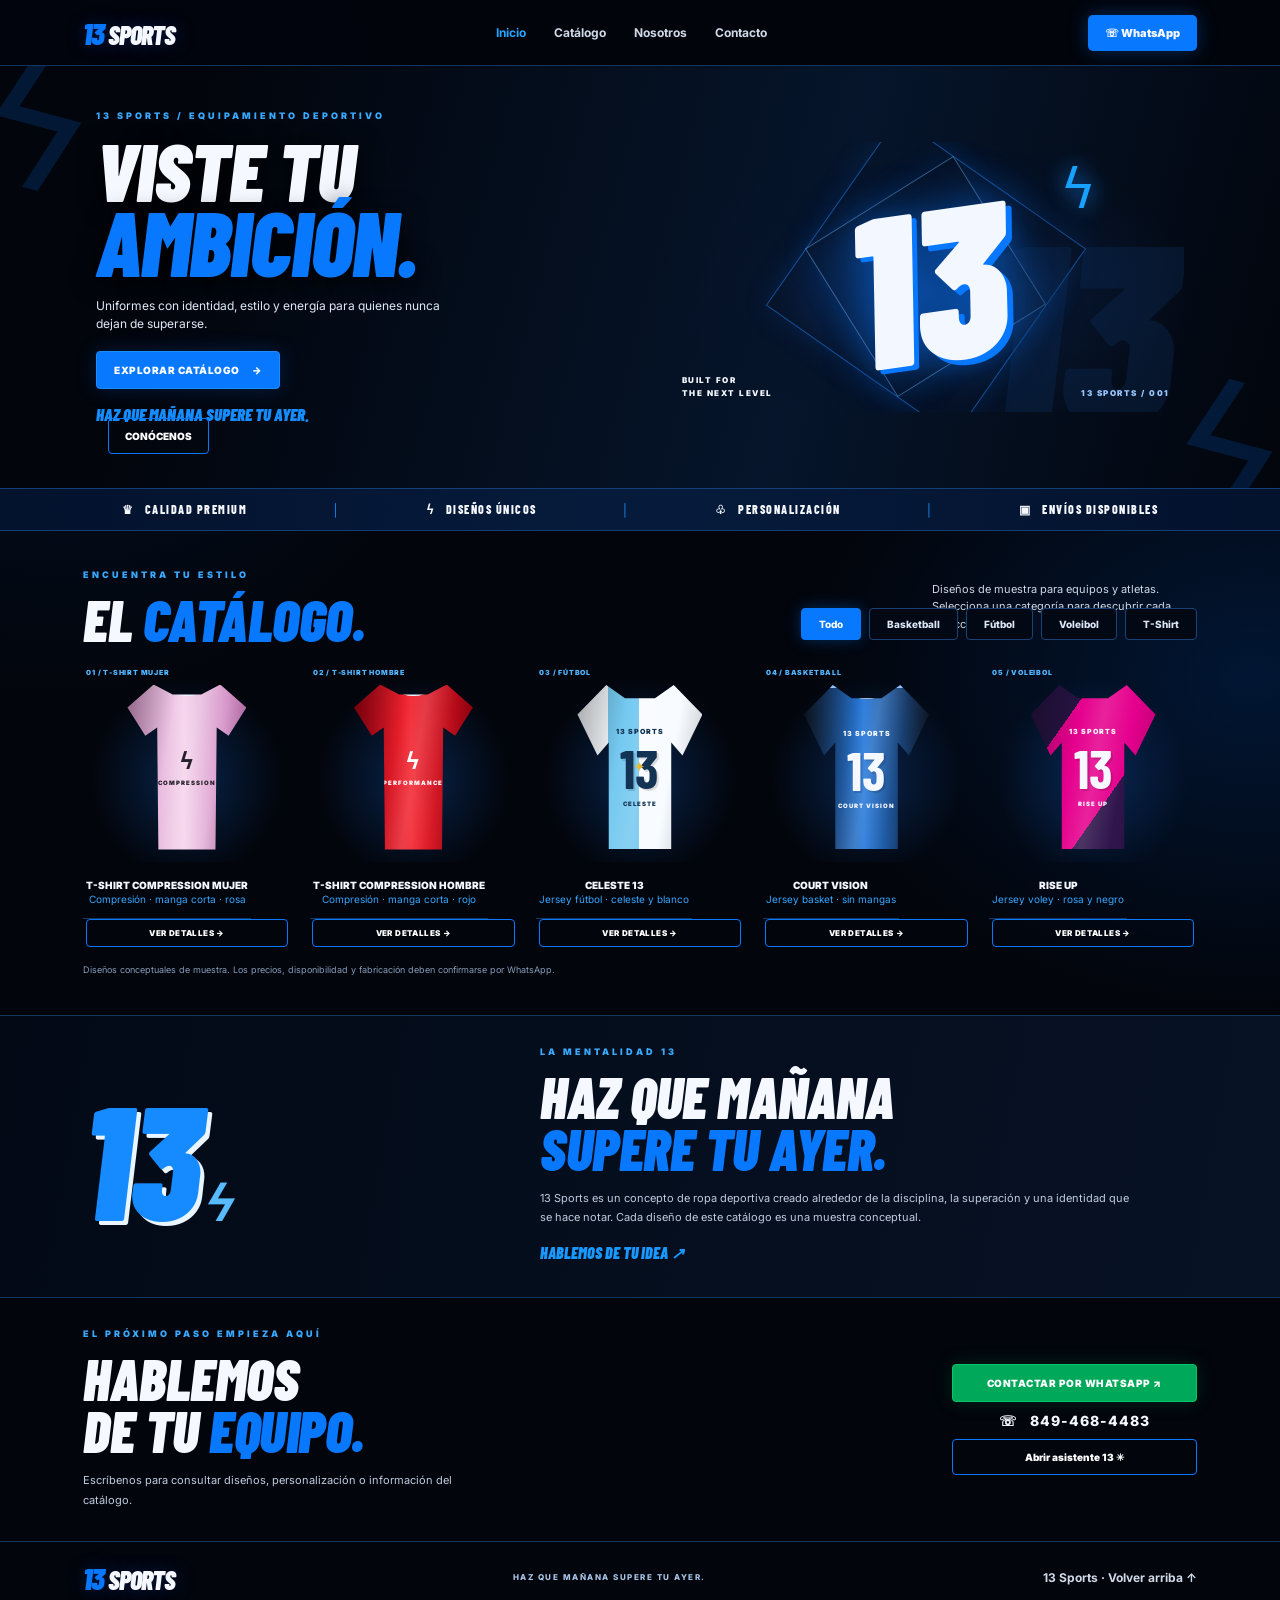
<file: index.html>
<!DOCTYPE html>
<html lang="es">
<head>
<meta charset="UTF-8">
<meta name="viewport" content="width=device-width, initial-scale=1.0">
<meta name="description" content="13 Sports: diseños deportivos con identidad para basketball, fútbol, voleibol y T-shirts.">
<title>13 Sports | Haz que mañana supere tu ayer</title>
<link rel="preconnect" href="https://fonts.googleapis.com">
<link href="https://fonts.googleapis.com/css2?family=Barlow+Condensed:wght@500;600;700;800;900&family=Inter:wght@400;500;600;700;800&display=swap" rel="stylesheet">
<link rel="stylesheet" href="style.css">
<script src="script.js" defer></script>
</head>
<body>
<header class="navbar">
  <a class="logo" href="#inicio"><span>13</span> SPORTS</a>
  <nav><a class="current" href="#inicio">Inicio</a><a href="#catalogo">Catálogo</a><a href="#nosotros">Nosotros</a><a href="#contacto">Contacto</a></nav>
  <a class="nav-button" href="https://wa.me/18494684483" target="_blank" rel="noopener">☏ WhatsApp</a>
</header>
<main>
<section class="hero" id="inicio">
  <div class="hero-content">
    <p class="eyebrow">13 SPORTS / EQUIPAMIENTO DEPORTIVO</p>
    <h1>VISTE TU<br><span>AMBICIÓN.</span></h1>
    <p class="hero-description">Uniformes con identidad, estilo y energía para quienes nunca dejan de superarse.</p>
    <a class="primary-button" href="#catalogo">EXPLORAR CATÁLOGO <span>→</span></a>
    <p class="hero-slogan">Haz que mañana supere tu ayer.</p><a class="secondary-button hero-about" href="#nosotros">CONÓCENOS</a>
  </div>
  <div class="hero-art" aria-label="Diseño gráfico de 13 Sports">
    <div class="orbit orbit-one"></div><div class="orbit orbit-two"></div>
    <span class="hero-lightning">ϟ</span><div class="big-number">13</div>
    <div class="art-label">BUILT FOR<br>THE NEXT LEVEL</div><div class="art-tag">13 SPORTS / 001</div>
  </div>
</section>
<div class="ticker"><span>♛ &nbsp; CALIDAD PREMIUM</span><b>│</b><span>ϟ &nbsp; DISEÑOS ÚNICOS</span><b>│</b><span>♧ &nbsp; PERSONALIZACIÓN</span><b>│</b><span>▣ &nbsp; ENVÍOS DISPONIBLES</span></div>
<section class="catalog section" id="catalogo">
  <div class="section-heading"><div><p class="eyebrow">ENCUENTRA TU ESTILO</p><h2>EL <span>CATÁLOGO.</span></h2></div><p class="section-description">Diseños de muestra para equipos y atletas. Selecciona una categoría para descubrir cada colección.</p></div>
  <div class="filters" aria-label="Filtrar productos">
    <button class="filter active" data-filter="todos">Todo</button>
    <button class="filter" data-filter="basket">Basketball</button>
    <button class="filter" data-filter="futbol">Fútbol</button>
    <button class="filter" data-filter="voleibol">Voleibol</button>
    <button class="filter" data-filter="tshirt">T-Shirt</button>
  </div>
  <div class="product-grid">
    <article class="product-card" data-category="tshirt">
      <button class="product-open" data-name="T-Shirt Compression Mujer" data-desc="Camiseta de compresión femenina de manga corta en rosa pastel, con paneles laterales texturizados y logo minimalista." aria-label="Ver detalles de T-Shirt Compression Mujer">
        <div class="product-art art-pink"><span class="product-tag">01 / T-SHIRT MUJER</span><div class="shirt compression female"><span class="shirt-collar"></span><span class="shirt-brand">ϟ</span><strong></strong><span class="shirt-name">COMPRESSION</span></div><span class="art-index">WOMEN / 01</span></div>
        <div class="product-info"><div><h3>T-Shirt Compression Mujer</h3><p>Compresión · manga corta · rosa</p></div><span class="product-arrow">↗</span></div>
      </button>
    </article>
    <article class="product-card" data-category="tshirt">
      <button class="product-open" data-name="T-Shirt Compression Hombre" data-desc="Camiseta masculina de compresión roja, con costuras deportivas negras y logo minimalista al frente." aria-label="Ver detalles de T-Shirt Compression Hombre">
        <div class="product-art art-red"><span class="product-tag">02 / T-SHIRT HOMBRE</span><div class="shirt compression male"><span class="shirt-collar"></span><span class="shirt-brand">ϟ</span><strong></strong><span class="shirt-name">PERFORMANCE</span></div><span class="art-index">MEN / 02</span></div>
        <div class="product-info"><div><h3>T-Shirt Compression Hombre</h3><p>Compresión · manga corta · rojo</p></div><span class="product-arrow">↗</span></div>
      </button>
    </article>
    <article class="product-card" data-category="futbol">
      <button class="product-open" data-name="Celeste 13" data-desc="Jersey de fútbol de manga corta con franjas celestes y blancas, inspirado en la estética clásica albiceleste y adaptado a 13 Sports." aria-label="Ver detalles de Celeste 13">
        <div class="product-art art-celeste"><span class="product-tag">03 / FÚTBOL</span><div class="shirt argentina"><span class="shirt-collar"></span><span class="shirt-brand">13 SPORTS</span><strong>13</strong><span class="shirt-name">CELESTE</span></div><span class="art-index">FIELD / 03</span></div>
        <div class="product-info"><div><h3>Celeste 13</h3><p>Jersey fútbol · celeste y blanco</p></div><span class="product-arrow">↗</span></div>
      </button>
    </article>
    <article class="product-card" data-category="basket">
      <button class="product-open" data-name="Court Vision" data-desc="Jersey de baloncesto sin mangas, con degradado negro y azul y número frontal." aria-label="Ver detalles de Court Vision">
        <div class="product-art art-blue"><span class="product-tag">04 / BASKETBALL</span><div class="shirt jersey"><span class="shirt-collar"></span><span class="shirt-brand">13 SPORTS</span><strong>13</strong><span class="shirt-name">COURT VISION</span></div><span class="art-index">COURT / 04</span></div>
        <div class="product-info"><div><h3>Court Vision</h3><p>Jersey basket · sin mangas</p></div><span class="product-arrow">↗</span></div>
      </button>
    </article>
    <article class="product-card" data-category="voleibol">
      <button class="product-open" data-name="Rise Up" data-desc="Jersey de voleibol sin mangas, rosa intenso con paneles laterales claros y cuello en V." aria-label="Ver detalles de Rise Up">
        <div class="product-art art-purple"><span class="product-tag">05 / VOLEIBOL</span><div class="shirt volley"><span class="shirt-collar"></span><span class="shirt-brand">13 SPORTS</span><strong>13</strong><span class="shirt-name">RISE UP</span></div><span class="art-index">SPIKE / 05</span></div>
        <div class="product-info"><div><h3>Rise Up</h3><p>Jersey voley · rosa y negro</p></div><span class="product-arrow">↗</span></div>
      </button>
    </article>
  </div>
  <p class="demo-note">Diseños conceptuales de muestra. Los precios, disponibilidad y fabricación deben confirmarse por WhatsApp.</p>
</section>
<section class="about section" id="nosotros"><div class="about-mark">13<span>ϟ</span></div><div><p class="eyebrow">LA MENTALIDAD 13</p><h2>HAZ QUE MAÑANA<br><span>SUPERE TU AYER.</span></h2><p>13 Sports es un concepto de ropa deportiva creado alrededor de la disciplina, la superación y una identidad que se hace notar. Cada diseño de este catálogo es una muestra conceptual.</p><p class="slogan-large">HABLEMOS DE TU IDEA ↗</p></div></section>
<section class="contact section" id="contacto"><div><p class="eyebrow">EL PRÓXIMO PASO EMPIEZA AQUÍ</p><h2>HABLEMOS<br>DE TU <span>EQUIPO.</span></h2><p>Escríbenos para consultar diseños, personalización o información del catálogo.</p></div><div class="contact-actions"><a class="primary-button" href="https://wa.me/18494684483?text=Hola%2C%2013%20Sports.%20Quiero%20informaci%C3%B3n%20sobre%20el%20cat%C3%A1logo." target="_blank" rel="noopener">CONTACTAR POR WHATSAPP ↗</a><p class="whatsapp-number">☏ &nbsp; 849-468-4483</p><button class="secondary-button" id="open-assistant">Abrir asistente 13 ✳</button></div></section>
</main>
<footer><a class="logo" href="#inicio"><span>13</span> SPORTS</a><p>HAZ QUE MAÑANA SUPERE TU AYER.</p><a href="#catalogo">13 Sports · Volver arriba ↑</a></footer>
<div class="assistant-panel" id="assistant-panel" hidden>
  <div class="assistant-head"><div><span class="assistant-dot"></span><strong>Asistente 13 Sports</strong><small>Ayuda rápida del catálogo</small></div><button id="close-assistant" aria-label="Cerrar asistente">×</button></div>
  <div class="chat-messages" id="chat-messages"><p class="bot-message">¡Qué lo qué! Soy el asistente de 13 Sports. ¿Quieres conocer las prendas, las categorías o contactarnos por WhatsApp?</p></div>
  <form id="chat-form" class="chat-form"><input id="chat-input" type="text" placeholder="Escribe tu pregunta..." autocomplete="off" required><button type="submit" aria-label="Enviar">➤</button></form>
  <p class="assistant-note">Asistente automático de demostración; no es una IA conectada a internet.</p>
</div>
<dialog id="product-dialog" class="product-dialog"><button class="dialog-close" id="dialog-close" aria-label="Cerrar">×</button><p class="eyebrow">DETALLES DEL DISEÑO</p><h2 id="dialog-title">Producto</h2><p id="dialog-description"></p><a class="primary-button" id="dialog-whatsapp" target="_blank" rel="noopener">CONSULTAR POR WHATSAPP ↗</a></dialog>
</body>
</html>
</file>
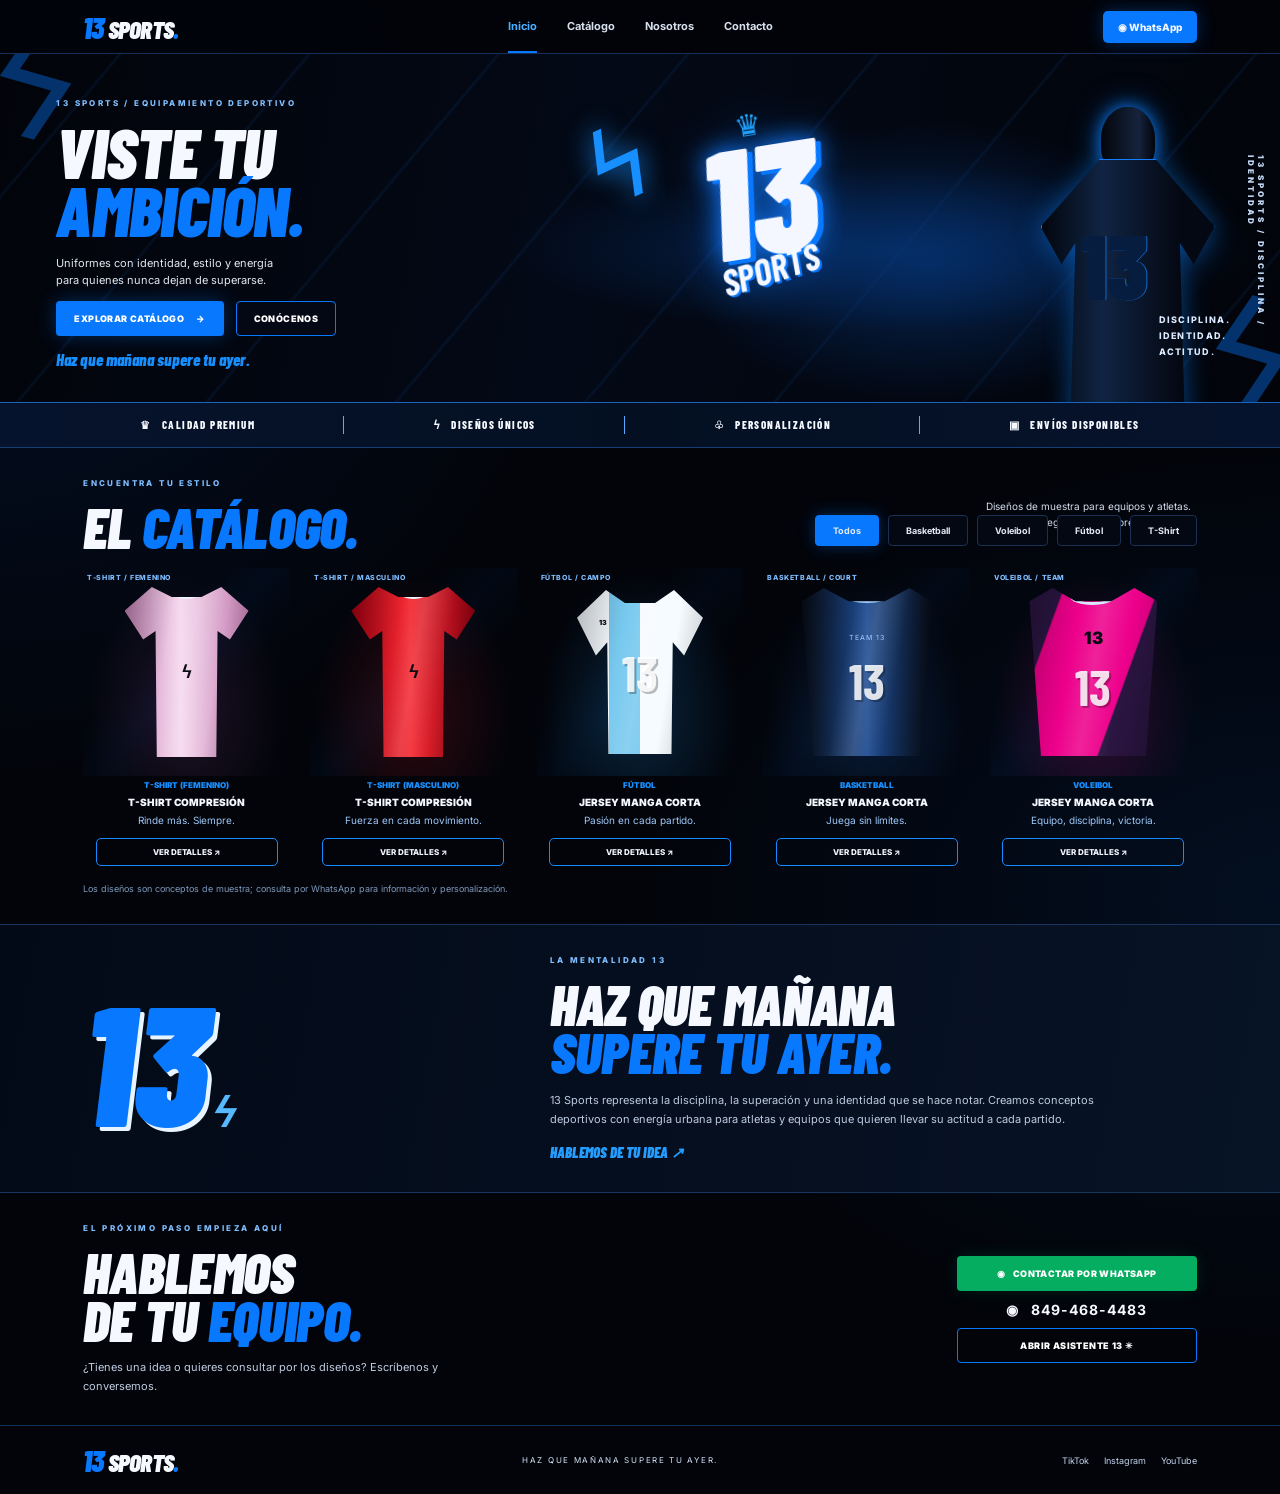
<file: nueva-version/index.html>
<!doctype html>
<html lang="es">
<head>
<meta charset="utf-8"><meta name="viewport" content="width=device-width,initial-scale=1">
<meta name="theme-color" content="#03050a"><meta name="description" content="13 Sports: ropa y uniformes deportivos con identidad, energía y actitud.">
<title>13 SPORTS — Viste tu ambición</title><link rel="stylesheet" href="style.css">
</head>
<body>
<header class="topbar"><a class="brand" href="#inicio"><span>13</span> SPORTS<span class="period">.</span></a><button class="menu-toggle" id="menuToggle" aria-label="Abrir menú">☰</button><nav id="nav"><a class="active" href="#inicio">Inicio</a><a href="#catalogo">Catálogo</a><a href="#nosotros">Nosotros</a><a href="#contacto">Contacto</a></nav><a class="wa-top" href="https://wa.me/18494684483" target="_blank" rel="noreferrer">◉ WhatsApp</a></header>
<main>
<section class="hero" id="inicio"><div class="hero-bg"></div><div class="hero-copy"><p class="kicker">13 SPORTS / EQUIPAMIENTO DEPORTIVO</p><h1>VISTE TU<br><em>AMBICIÓN.</em></h1><p class="intro">Uniformes con identidad, estilo y energía<br class="desktop"> para quienes nunca dejan de superarse.</p><div class="hero-actions"><a class="btn primary" href="#catalogo">EXPLORAR CATÁLOGO <span>→</span></a><a class="btn outline" href="#nosotros">CONÓCENOS</a></div><p class="slogan">Haz que mañana supere tu ayer.</p></div><div class="hero-visual" aria-label="Identidad visual 13 Sports"><div class="electric e1">ϟ</div><div class="hero-logo"><small>♛</small><strong>13</strong><b>SPORTS</b></div><div class="athlete"><div class="athlete-head"></div><div class="athlete-body"><span>13</span></div></div><p class="vertical">13 SPORTS / DISCIPLINA / IDENTIDAD</p><p class="attitude">DISCIPLINA.<br>IDENTIDAD.<br>ACTITUD.</p></div></section>
<div class="benefits"><span>♛ &nbsp; CALIDAD PREMIUM</span><i></i><span>ϟ &nbsp; DISEÑOS ÚNICOS</span><i></i><span>♧ &nbsp; PERSONALIZACIÓN</span><i></i><span>▣ &nbsp; ENVÍOS DISPONIBLES</span></div>
<section class="catalog section" id="catalogo"><div class="section-head"><div><p class="kicker">ENCUENTRA TU ESTILO</p><h2>EL <em>CATÁLOGO.</em></h2></div><p class="section-desc">Diseños de muestra para equipos y atletas.<br>Elige una categoría y descubre la colección.</p></div><div class="filters" role="group" aria-label="Filtrar productos"><button class="filter active" data-filter="all">Todos</button><button class="filter" data-filter="basket">Basketball</button><button class="filter" data-filter="volley">Voleibol</button><button class="filter" data-filter="football">Fútbol</button><button class="filter" data-filter="tshirt">T-Shirt</button></div>
<div class="products">
<article class="product" data-category="tshirt"><button class="product-click" data-name="T-Shirt Compresión Mujer" data-description="Camiseta de compresión femenina rosada de manga corta. Diseño deportivo con paneles laterales y logo minimalista."><div class="product-image pink"><span class="product-label">T-SHIRT / FEMENINO</span><div class="garment compression female"><span class="neck"></span><span class="mini-logo">ϟ</span></div></div><p class="category">T-SHIRT (FEMENINO)</p><h3>T-SHIRT COMPRESIÓN</h3><p class="tagline">Rinde más. Siempre.</p><span class="details">VER DETALLES ↗</span></button></article>
<article class="product" data-category="tshirt"><button class="product-click" data-name="T-Shirt Compresión Hombre" data-description="Camiseta de compresión masculina roja, manga corta, costuras negras y logo minimalista."><div class="product-image red"><span class="product-label">T-SHIRT / MASCULINO</span><div class="garment compression male"><span class="neck"></span><span class="mini-logo">ϟ</span></div></div><p class="category">T-SHIRT (MASCULINO)</p><h3>T-SHIRT COMPRESIÓN</h3><p class="tagline">Fuerza en cada movimiento.</p><span class="details">VER DETALLES ↗</span></button></article>
<article class="product" data-category="football"><button class="product-click" data-name="Jersey Fútbol Celeste" data-description="Jersey de fútbol de manga corta con franjas celestes y blancas, inspirado en la estética clásica albiceleste y reinterpretado para 13 Sports."><div class="product-image sky"><span class="product-label">FÚTBOL / CAMPO</span><div class="garment football"><span class="neck"></span><span class="mini-logo">13</span><b>13</b></div></div><p class="category">FÚTBOL</p><h3>JERSEY MANGA CORTA</h3><p class="tagline">Pasión en cada partido.</p><span class="details">VER DETALLES ↗</span></button></article>
<article class="product" data-category="basket"><button class="product-click" data-name="Jersey Basketball Court" data-description="Jersey de baloncesto sin mangas con degradado negro y azul, número frontal y estilo de cancha."><div class="product-image court"><span class="product-label">BASKETBALL / COURT</span><div class="garment basket"><span class="neck"></span><small>TEAM 13</small><b>13</b></div></div><p class="category">BASKETBALL</p><h3>JERSEY MANGA CORTA</h3><p class="tagline">Juega sin límites.</p><span class="details">VER DETALLES ↗</span></button></article>
<article class="product" data-category="volley"><button class="product-click" data-name="Jersey Voleibol Rise" data-description="Jersey de voleibol rosa intenso con paneles laterales claros y cuello en V."><div class="product-image magenta"><span class="product-label">VOLEIBOL / TEAM</span><div class="garment volley"><span class="neck"></span><span class="mini-logo">13</span><b>13</b></div></div><p class="category">VOLEIBOL</p><h3>JERSEY MANGA CORTA</h3><p class="tagline">Equipo, disciplina, victoria.</p><span class="details">VER DETALLES ↗</span></button></article>
</div><p class="catalog-note">Los diseños son conceptos de muestra; consulta por WhatsApp para información y personalización.</p></section>
<section class="about section" id="nosotros"><div class="about-number">13<span>ϟ</span></div><div class="about-copy"><p class="kicker">LA MENTALIDAD 13</p><h2>HAZ QUE MAÑANA<br><em>SUPERE TU AYER.</em></h2><p>13 Sports representa la disciplina, la superación y una identidad que se hace notar. Creamos conceptos deportivos con energía urbana para atletas y equipos que quieren llevar su actitud a cada partido.</p><a class="text-link" href="#contacto">HABLEMOS DE TU IDEA ↗</a></div></section>
<section class="contact section" id="contacto"><div><p class="kicker">EL PRÓXIMO PASO EMPIEZA AQUÍ</p><h2>HABLEMOS<br>DE TU <em>EQUIPO.</em></h2><p>¿Tienes una idea o quieres consultar por los diseños? Escríbenos y conversemos.</p></div><div class="contact-actions"><a class="btn whatsapp" href="https://wa.me/18494684483?text=Hola%2C%20quiero%20informaci%C3%B3n%20sobre%2013%20Sports" target="_blank" rel="noreferrer">◉ &nbsp; CONTACTAR POR WHATSAPP</a><strong>◉ &nbsp; 849-468-4483</strong><button class="btn outline" id="assistantOpen">ABRIR ASISTENTE 13 ✳</button></div></section>
</main><footer><a class="brand" href="#inicio"><span>13</span> SPORTS<span class="period">.</span></a><p>HAZ QUE MAÑANA SUPERE TU AYER.</p><div class="socials"><a href="https://www.tiktok.com/" target="_blank" rel="noreferrer">TikTok</a><a href="https://www.instagram.com/" target="_blank" rel="noreferrer">Instagram</a><a href="https://www.youtube.com/" target="_blank" rel="noreferrer">YouTube</a></div></footer>
<aside class="assistant" id="assistant" hidden><div class="assistant-head"><div><b>ϟ &nbsp; ASISTENTE 13</b><small>Pregúntame sobre el catálogo</small></div><button id="assistantClose" aria-label="Cerrar asistente">×</button></div><div class="chat" id="chat"><p class="bot">¡Qué lo qué! Soy el asistente de 13 Sports. ¿Quieres conocer las prendas, consultar personalización o contactar por WhatsApp?</p></div><div class="quick"><button data-message="Ver productos">Ver productos</button><button data-message="Personalización">Personalización</button><button data-message="Contacto">Contacto</button></div><form id="chatForm"><input id="chatInput" placeholder="Escribe tu pregunta..." autocomplete="off" aria-label="Escribe tu pregunta"><button aria-label="Enviar">➤</button></form><small class="disclaimer">Asistente automático de demostración.</small></aside>
<dialog id="productDialog"><button class="dialog-x" id="dialogClose" aria-label="Cerrar">×</button><p class="kicker">13 SPORTS / PRODUCTO</p><h2 id="dialogTitle"></h2><p id="dialogText"></p><a id="dialogWhatsapp" class="btn primary" target="_blank" rel="noreferrer">CONSULTAR POR WHATSAPP ↗</a></dialog>
<script src="script.js"></script></body></html>
</file>
<file: style.css>
@import url('https://fonts.googleapis.com/css2?family=Barlow+Condensed:ital,wght@0,600;0,700;0,800;0,900;1,700;1,800;1,900&family=Inter:wght@400;500;600;700;800;900&display=swap');
:root{--bg:#02050c;--panel:#07101f;--text:#f5f8ff;--muted:#a5b5cc;--blue:#0878ff;--electric:#1595ff;--line:#17345c;--lime:#d7ff3f}
*{box-sizing:border-box;margin:0;padding:0}html{scroll-behavior:smooth;scroll-padding-top:80px}body{background:var(--bg);color:var(--text);font-family:Inter,Arial,sans-serif;background-image:radial-gradient(ellipse at 5% 12%,#06326b55,transparent 25%),radial-gradient(ellipse at 98% 42%,#003b8850,transparent 25%)}a{color:inherit;text-decoration:none}button,input{font:inherit}
.navbar{height:66px;padding:12px 6.5%;display:flex;justify-content:space-between;align-items:center;gap:22px;border-bottom:1px solid #15345d;background:#02050cf2;position:sticky;top:0;z-index:10;backdrop-filter:blur(14px)}.logo{font-family:'Barlow Condensed',Impact,sans-serif;font-style:italic;font-weight:900;font-size:26px;letter-spacing:-1px;white-space:nowrap;text-shadow:0 0 20px #0878ff40}.logo span{color:var(--blue);font-size:31px}nav{display:flex;align-items:center;gap:28px;height:100%}nav a,footer>a:last-child{font-size:12px;color:#d0d9e8;font-weight:700}nav a.current,nav a:hover,footer a:hover{color:#26a4ff}.nav-button{padding:11px 17px;background:var(--blue);box-shadow:0 0 20px #0878ff55;border-radius:5px;font-size:11px;font-weight:900}
.hero{min-height:345px;padding:44px 7.5%;display:grid;grid-template-columns:1fr .95fr;align-items:center;gap:28px;overflow:hidden;position:relative;background:linear-gradient(105deg,#02050c 15%,#06152b 63%,#02050c)}.hero:before,.hero:after{content:'ϟ';position:absolute;color:#0878ff2b;font-size:180px;line-height:1;transform:rotate(15deg);pointer-events:none}.hero:before{top:-32px;left:-22px}.hero:after{right:-8px;bottom:-55px}.hero-content{position:relative;z-index:2}.eyebrow{color:#39a9ff;font-size:9px;font-weight:900;letter-spacing:3px;margin-bottom:14px}.hero h1{font-family:'Barlow Condensed',Impact,sans-serif;font-style:italic;font-size:clamp(54px,6.4vw,88px);font-weight:900;line-height:.84;letter-spacing:-1px;text-transform:uppercase;text-shadow:0 4px 25px #000}.hero h1 span{color:var(--blue);font-size:1.1em}.hero-description{color:#e0e9f7;line-height:1.55;font-size:12px;max-width:360px;margin:17px 0}.primary-button{display:inline-flex;align-items:center;justify-content:center;gap:12px;background:var(--blue);color:white;padding:12px 17px;font-size:10px;font-weight:900;letter-spacing:.5px;border:1px solid #1b8dff;border-radius:4px;cursor:pointer;box-shadow:0 0 20px #006eff35;transition:.2s}.primary-button:hover{background:#3193ff;transform:translateY(-2px)}.hero-slogan{margin-top:15px;color:#168dff;font-family:'Barlow Condensed',Impact,sans-serif;font-weight:900;font-style:italic;font-size:17px;text-transform:uppercase}.hero-about{margin-top:12px;margin-left:12px}.hero-art{min-height:270px;position:relative;display:grid;place-items:center;overflow:hidden;background:radial-gradient(ellipse at 50% 55%,#0b397b,#061329 42%,transparent 72%)}.hero-art:after{content:'13';position:absolute;right:2%;bottom:-16%;font-family:'Barlow Condensed',Impact,sans-serif;font-size:clamp(150px,21vw,260px);font-weight:900;font-style:italic;color:#0d2e5c55;line-height:1}.orbit{position:absolute;width:230px;height:230px;border:1px solid #1e8bff80;transform:rotate(35deg);box-shadow:0 0 30px #0878ff25}.orbit-two{width:175px;height:175px;transform:rotate(58deg);border-color:#7ac2ff70}.big-number{font-family:'Barlow Condensed',Impact,sans-serif;font-style:italic;font-size:clamp(130px,19vw,215px);font-weight:900;line-height:.8;color:#f3f7ff;text-shadow:5px 5px 0 #0878ff,0 0 45px #0878ff90;z-index:1;transform:rotate(-8deg)}.hero-lightning{position:absolute;right:17%;top:5%;font-size:55px;color:#18a1ff;z-index:2;text-shadow:0 0 22px #168cff}.art-label,.art-tag{position:absolute;bottom:12px;font-size:8px;line-height:1.6;font-weight:900;letter-spacing:1.5px;z-index:2}.art-label{left:14px}.art-tag{right:14px;color:#9bc9ff}
.ticker{display:flex;flex-wrap:wrap;align-items:center;justify-content:space-evenly;gap:14px;padding:13px 4%;background:linear-gradient(90deg,#03122d,#061b3c,#03122d);border-block:1px solid #123f77;font-family:'Barlow Condensed',Impact,sans-serif;font-size:12px;font-weight:800;letter-spacing:1.5px}.ticker b{color:#158fff}.section{padding:38px 6.5%}.section-heading{display:flex;justify-content:space-between;align-items:center;gap:25px}.section-heading h2,.about h2,.contact h2{font-family:'Barlow Condensed',Impact,sans-serif;font-style:italic;font-weight:900;line-height:.9;letter-spacing:-.5px;font-size:clamp(39px,4.5vw,59px);text-transform:uppercase}.section-heading h2 span,.about h2 span,.contact h2 span{color:var(--blue)}.section-description{max-width:265px;color:#d0d8e7;font-size:11px;line-height:1.6}.filters{display:flex;flex-wrap:wrap;justify-content:flex-end;gap:8px;margin:-38px 0 25px}.filter{padding:9px 17px;border:1px solid #174477;border-radius:4px;background:#030914;color:#dce7f8;font-size:10px;font-weight:800;cursor:pointer}.filter:hover,.filter.active{color:white;background:var(--blue);border-color:var(--blue);box-shadow:0 0 16px #0878ff55}.product-grid{display:grid;grid-template-columns:repeat(5,minmax(0,1fr));gap:19px}.product-card{min-width:0;position:relative}.product-open{display:flex;flex-direction:column;width:100%;height:100%;text-align:center;background:transparent;color:inherit;border:0;cursor:pointer}.product-art{min-height:205px;height:205px;width:100%;display:flex;justify-content:center;align-items:center;position:relative;overflow:hidden;isolation:isolate;background:transparent}.product-art:before{content:'';position:absolute;inset:12px 8px 8px;border:0;background:radial-gradient(ellipse at 50% 55%,#0c3670a0,transparent 70%);z-index:-1}.art-blue{background:transparent}.art-celeste{background:transparent}.art-purple{background:transparent}.art-lime{background:transparent}.art-black{background:transparent}.art-pink,.art-red{background:transparent}.product-tag{position:absolute;top:3px;left:3px;font-size:7px;letter-spacing:.8px;font-weight:900;color:#51b5ff}.art-index{display:none}.shirt{width:125px;height:164px;position:relative;display:flex;flex-direction:column;align-items:center;justify-content:center;gap:5px;clip-path:polygon(23% 0,38% 8%,62% 8%,77% 0,100% 18%,84% 43%,75% 35%,75% 100%,25% 100%,25% 35%,16% 43%,0 18%);filter:drop-shadow(0 12px 12px #000b);isolation:isolate;transition:transform .2s}.product-open:hover .shirt{transform:translateY(-5px) scale(1.04)}.shirt:before{content:'';position:absolute;inset:0;background:linear-gradient(100deg,#0005,transparent 35%,#fff2 51%,transparent 70%,#0004);z-index:-1}.jersey{background:linear-gradient(90deg,#111b2b,#2679dc 48%,#101a2b);border-top:3px solid #8fc2ff}.argentina{background:repeating-linear-gradient(90deg,#f8fbff 0 25%,#75c9f0 25% 50%,#f8fbff 50% 75%);color:#123353}.argentina:after{content:'✦';position:absolute;top:44%;color:#e7b935;font-size:15px}.volley{background:linear-gradient(125deg,#271343 0 25%,#e5008d 25% 65%,#30154c 65%)}.compression{width:119px;height:165px;background:linear-gradient(90deg,#d99acb,#f5d4ed 48%,#c87bb9);clip-path:polygon(22% 0,38% 6%,62% 6%,78% 0,100% 14%,85% 31%,75% 26%,74% 100%,26% 100%,25% 26%,15% 31%,0 14%)}.blackout{width:119px;height:165px;background:linear-gradient(90deg,#080b11,#23334c 50%,#080b11);clip-path:polygon(22% 0,38% 6%,62% 6%,78% 0,100% 14%,85% 31%,75% 26%,74% 100%,26% 100%,25% 26%,15% 31%,0 14%)}.shirt-collar{position:absolute;top:0;left:39%;width:22%;height:11px;border:3px solid #eaf5ff;border-top:0;border-radius:0 0 50% 50%}.shirt-brand{font-size:7px;font-weight:900;letter-spacing:1px}.shirt strong{font-family:'Barlow Condensed',Impact,sans-serif;font-size:54px;line-height:1;text-shadow:2px 2px 0 #0002}.shirt-name{font-size:6px;font-weight:900;letter-spacing:1px}.compression strong{font-size:24px;letter-spacing:1px}.compression.female{background:linear-gradient(90deg,#d99acb,#f5d4ed 48%,#c87bb9);color:#27202a}.compression.male{background:linear-gradient(90deg,#a90012,#f32631 48%,#9e0010);color:white}.compression.female .shirt-brand,.compression.male .shirt-brand{font-size:22px}.compression.female strong,.compression.male strong{display:none}.product-info{display:flex;flex-direction:column;align-items:center;gap:5px;padding:9px 3px 12px;border-bottom:1px solid #153963;flex:1}.product-info h3{font-size:10px;line-height:1.35;font-weight:900;text-transform:uppercase}.product-info p{color:#36a7ff;font-size:10px;line-height:1.4}.product-arrow{display:none}.product-open:after{content:'VER DETALLES  →';margin:0 auto 0;padding:8px 12px;width:85%;border:1px solid #0878ff;border-radius:4px;font-size:8px;font-weight:900;letter-spacing:.4px;color:white}.product-open:hover:after{background:#0878ff}.demo-note{color:#879cb9;font-size:9px;line-height:1.7;margin-top:15px}.product-card[hidden]{display:none!important}
.about{display:grid;grid-template-columns:.65fr 1fr;gap:30px;align-items:center;background:linear-gradient(100deg,#030a16,#071225);border-block:1px solid #12365e;padding-top:30px;padding-bottom:30px}.about-mark{font-family:'Barlow Condensed',Impact,sans-serif;font-style:italic;font-size:clamp(100px,14vw,160px);font-weight:900;color:#168bff;text-shadow:4px 4px 0 #e9f5ff;position:relative}.about-mark span{font-size:48px;color:#58baff;text-shadow:none}.about h2{margin-bottom:14px}.about p:not(.eyebrow){color:#c0ccdf;font-size:11px;line-height:1.75;max-width:590px}.slogan-large{margin-top:12px!important;color:#1998ff!important;font-weight:900;font-family:'Barlow Condensed',Impact,sans-serif;font-style:italic;font-size:16px!important}.contact{display:flex;align-items:center;justify-content:space-between;gap:35px;padding-top:30px;padding-bottom:30px}.contact h2{margin-bottom:14px}.contact>div>p:last-child{color:#c0ccdf;font-size:11px;line-height:1.8;max-width:390px}.contact-actions{display:flex;flex-direction:column;align-items:stretch;gap:10px;min-width:245px}.contact-actions .primary-button{background:#00a85a;border-color:#00c76a;box-shadow:0 0 20px #00b55a2c}.secondary-button{padding:11px 16px;background:transparent;border:1px solid #0878ff;border-radius:4px;color:#fff;font-size:10px;font-weight:900;cursor:pointer}.secondary-button:hover{background:#102b4e}.whatsapp-number{color:#f3f8ff!important;text-align:center;font-size:14px!important;font-weight:800;letter-spacing:1px}
footer{border-top:1px solid #12365e;padding:17px 6.5%;display:flex;flex-wrap:wrap;justify-content:space-between;align-items:center;gap:18px;background:#02050c}footer p{color:#a9c5e8;font-size:8px;letter-spacing:1.5px;font-weight:800}.assistant-panel{position:fixed;right:22px;bottom:22px;width:min(365px,calc(100vw - 28px));height:460px;max-height:calc(100vh - 40px);z-index:20;background:#061329;border:1px solid #0878ff;box-shadow:0 0 35px #0077ff30,0 18px 60px #000b;display:flex;flex-direction:column;border-radius:9px}.assistant-panel[hidden]{display:none}.assistant-head{display:flex;justify-content:space-between;align-items:center;padding:15px;border-bottom:1px solid #17345c}.assistant-head strong,.assistant-head small{display:block}.assistant-head strong{font-size:12px}.assistant-head small{margin-top:5px;color:#91b6e6;font-size:9px}.assistant-head button,.dialog-close{background:none;border:0;color:white;font-size:25px;cursor:pointer}.assistant-dot{display:inline-block;width:8px;height:8px;background:#56e39c;border-radius:50%;margin-right:8px}.chat-messages{padding:13px;flex:1;overflow:auto;display:flex;flex-direction:column;gap:10px}.bot-message,.user-message{max-width:92%;padding:10px 12px;font-size:11px;line-height:1.6;border-radius:10px}.bot-message{background:#102e62;align-self:flex-start}.user-message{background:#0878ff;align-self:flex-end}.chat-form{display:flex;padding:10px;gap:8px;border-top:1px solid #17345c}.chat-form input{min-width:0;flex:1;padding:10px;background:#020915;color:white;border:1px solid #244b7b;border-radius:4px;outline:none;font-size:11px}.chat-form button{width:40px;background:var(--blue);border:0;border-radius:4px;color:white;cursor:pointer}.assistant-note{padding:0 12px 10px;color:#819bbd;font-size:8px;line-height:1.5}.product-dialog{margin:auto;width:min(440px,calc(100% - 30px));padding:32px;background:#071326;color:white;border:1px solid #0878ff;box-shadow:0 20px 80px #000b}.product-dialog::backdrop{background:#000d;backdrop-filter:blur(4px)}.dialog-close{position:absolute;top:9px;right:14px}.product-dialog h2{font-family:'Barlow Condensed',Impact,sans-serif;font-size:42px;font-style:italic;margin-bottom:15px}.product-dialog>p:not(.eyebrow){color:var(--muted);font-size:12px;line-height:1.8;margin-bottom:22px}.product-dialog .primary-button{font-size:10px}
@media(max-width:900px){.product-grid{grid-template-columns:repeat(3,minmax(0,1fr));row-gap:25px}.filters{margin:18px 0 22px;justify-content:flex-start}.product-art{height:190px;min-height:190px}.hero{padding-left:5%;padding-right:5%}.section{padding-left:5%;padding-right:5%}}
@media(max-width:650px){.navbar{height:auto;min-height:62px;flex-wrap:wrap;padding:11px 5%;gap:12px}.navbar nav{order:3;width:100%;justify-content:space-between;gap:8px;height:auto}.navbar nav a{font-size:10px}.nav-button{font-size:9px;padding:9px 11px}.hero{grid-template-columns:1fr;padding:42px 6% 25px;gap:4px}.hero h1{font-size:67px}.hero-art{min-height:190px}.big-number{font-size:155px}.section{padding:30px 5%}.section-heading{align-items:flex-start;flex-direction:column;gap:12px}.section-heading h2,.about h2,.contact h2{font-size:47px}.section-description{max-width:100%}.filters{margin:18px 0 20px;gap:6px}.filter{padding:8px 11px;font-size:9px}.product-grid{grid-template-columns:repeat(2,minmax(0,1fr));gap:15px}.product-art{height:185px;min-height:185px}.shirt{transform:scale(.9)}.product-open:hover .shirt{transform:translateY(-3px) scale(.94)}.product-info h3{font-size:9px}.product-info p{font-size:9px}.product-open:after{font-size:7px;width:94%}.ticker{gap:9px;padding:12px 4%;font-size:10px}.ticker b{display:none}.about{grid-template-columns:1fr;gap:5px}.about-mark{font-size:85px}.contact{align-items:flex-start;flex-direction:column}.contact-actions{width:100%}footer{padding:17px 5%}}
@media(max-width:390px){.hero h1{font-size:57px}.product-grid{gap:10px}.product-art{height:160px;min-height:160px}.shirt{transform:scale(.78)}.product-open:after{padding:7px 4px}.ticker{font-size:8px}.navbar .logo{font-size:22px}}
</file>
<file: nueva-version/style.css>
@import url('https://fonts.googleapis.com/css2?family=Barlow+Condensed:ital,wght@0,600;0,700;0,800;0,900;1,700;1,800;1,900&family=Inter:wght@400;500;600;700;800;900&display=swap');
:root{--bg:#02040a;--panel:#071226;--blue:#0878ff;--electric:#23a2ff;--text:#f6f8ff;--muted:#b7c5db;--line:#163766;--green:#05b967}*{box-sizing:border-box;margin:0;padding:0}html{scroll-behavior:smooth;scroll-padding-top:76px}body{background:var(--bg);color:var(--text);font-family:Inter,Arial,sans-serif;background-image:radial-gradient(ellipse at 0 12%,#062a6255,transparent 32%),radial-gradient(ellipse at 100% 60%,#063a7b30,transparent 35%)}a{color:inherit;text-decoration:none}button,input{font:inherit}.topbar{height:54px;padding:0 6.5%;display:flex;align-items:center;justify-content:space-between;gap:20px;position:sticky;top:0;z-index:20;background:#02040af2;border-bottom:1px solid #15305a;backdrop-filter:blur(14px)}.brand{font-family:'Barlow Condensed',Impact,sans-serif;font-size:25px;font-weight:900;font-style:italic;white-space:nowrap;letter-spacing:-.8px}.brand>span:first-child{color:var(--blue);font-size:30px}.period{color:var(--blue)}nav{display:flex;height:100%;align-items:center;gap:30px}nav a{font-size:11px;font-weight:700;color:#d7dfed;height:100%;display:flex;align-items:center;border-bottom:2px solid transparent}nav a:hover,nav a.active{color:#4aafff;border-color:var(--blue)}.wa-top{background:var(--blue);padding:10px 15px;border-radius:5px;font-size:10px;font-weight:800;box-shadow:0 0 18px #0878ff55}.menu-toggle{display:none;background:none;color:white;border:0;font-size:22px}
.hero{min-height:348px;display:grid;grid-template-columns:44% 56%;position:relative;overflow:hidden;border-bottom:1px solid #1a64c0;background:linear-gradient(100deg,#02040a 0%,#030916 45%,#02040a 100%)}.hero-bg{position:absolute;inset:0;background:radial-gradient(ellipse at 69% 56%,#06449a77,transparent 30%),repeating-linear-gradient(130deg,transparent 0 90px,#0a4a9820 91px 93px,transparent 94px 145px);pointer-events:none}.hero-bg:before,.hero-bg:after{content:'ϟ';position:absolute;color:#0878ff66;font-size:150px;line-height:1;transform:rotate(16deg)}.hero-bg:before{left:-15px;top:-45px}.hero-bg:after{right:-20px;bottom:-30px}.hero-copy{position:relative;z-index:2;padding:36px 0 25px 10%;align-self:center}.kicker{font-size:8px;font-weight:800;letter-spacing:2.4px;color:#80bfff;margin-bottom:15px}.hero h1,.section h2{font-family:'Barlow Condensed',Impact,sans-serif;font-style:italic;font-size:clamp(48px,5.4vw,73px);font-weight:900;line-height:.84;letter-spacing:-.7px}.hero h1 em,.section h2 em{font-style:italic;color:var(--blue)}.intro{font-size:11px;line-height:1.55;color:#e3e9f3;margin:16px 0 12px}.hero-actions{display:flex;gap:12px;align-items:center}.btn{display:inline-flex;align-items:center;justify-content:center;gap:12px;padding:11px 17px;border-radius:4px;font-size:9px;letter-spacing:.4px;font-weight:900;cursor:pointer;border:1px solid transparent;transition:.2s}.btn:hover{transform:translateY(-2px)}.primary{background:var(--blue);color:white;box-shadow:0 0 20px #0878ff55}.outline{background:#030814;color:white;border-color:#0878ff}.slogan{font-family:'Barlow Condensed',Impact,sans-serif;font-style:italic;font-size:17px;font-weight:800;color:#168fff;margin-top:13px}.hero-visual{position:relative;min-height:348px;overflow:hidden;display:grid;place-items:center;background:radial-gradient(ellipse at 51% 60%,#06377c99,transparent 48%)}.hero-logo{z-index:3;position:absolute;left:12%;top:15%;width:220px;transform:rotate(-9deg);display:flex;flex-direction:column;align-items:center;filter:drop-shadow(0 0 18px #0878ff55)}.hero-logo small{font-size:30px;color:#22a5ff}.hero-logo strong{font-family:'Barlow Condensed',Impact,sans-serif;font-size:155px;font-style:italic;font-weight:900;line-height:.68;color:#f4f7ff;text-shadow:5px 4px 0 #0878ff,0 0 25px #167bff}.hero-logo b{font-family:'Barlow Condensed',Impact,sans-serif;font-size:37px;font-style:italic;transform:rotate(-8deg);text-shadow:2px 2px 0 #0878ff}.athlete{position:absolute;right:8%;bottom:-5px;width:190px;height:300px;filter:drop-shadow(0 0 13px #0784ff80)}.athlete-head{width:54px;height:67px;background:linear-gradient(90deg,#03060b,#15233c 70%,#02040a);border-radius:48% 48% 40% 40%;position:absolute;top:0;left:68px;box-shadow:0 0 15px #0e6bdb}.athlete-body{position:absolute;top:52px;left:8px;width:174px;height:270px;background:linear-gradient(90deg,#03060d,#102443 35%,#040812 80%);clip-path:polygon(34% 0,66% 0,78% 9%,100% 25%,88% 39%,80% 31%,83% 100%,17% 100%,20% 31%,12% 39%,0 25%,22% 9%);border:1px solid #157cff}.athlete-body span{position:absolute;top:50px;left:38px;font-family:'Barlow Condensed',Impact,sans-serif;font-size:90px;font-weight:900;color:#071d40;text-shadow:1px 0 #1269c8}.vertical{position:absolute;right:2%;top:29%;writing-mode:vertical-rl;letter-spacing:3px;font-size:8px;font-weight:900;color:#c1d7f3}.attitude{position:absolute;right:7%;bottom:12%;font-size:9px;line-height:1.8;letter-spacing:1.3px;font-weight:800;color:#dbeaff}.electric{position:absolute;color:#178fff;font-size:100px;text-shadow:0 0 25px #168fff}.e1{left:3%;top:14%;transform:rotate(-25deg)}
.benefits{display:flex;align-items:center;justify-content:space-evenly;gap:12px;flex-wrap:wrap;padding:13px 5%;background:linear-gradient(90deg,#06132c,#041022,#06132c);border-bottom:1px solid #153e75;font-family:'Barlow Condensed',Impact,sans-serif;font-size:11px;font-weight:800;letter-spacing:1.4px}.benefits i{height:18px;width:1px;background:#5caaff}
.section{padding:30px 6.5%}.section-head{display:flex;align-items:center;justify-content:space-between;gap:25px}.section h2{font-size:clamp(38px,4.6vw,57px)}.section-desc{font-size:10px;line-height:1.6;color:#d4deee}.filters{display:flex;justify-content:flex-end;gap:9px;margin:-36px 0 22px}.filter{padding:9px 17px;background:#030813;border:1px solid #1a3153;border-radius:4px;color:#e3ebf7;font-size:9px;font-weight:700;cursor:pointer}.filter:hover,.filter.active{background:var(--blue);border-color:var(--blue);box-shadow:0 0 16px #0878ff55}.products{display:grid;grid-template-columns:repeat(5,minmax(0,1fr));gap:20px}.product{min-width:0}.product[hidden]{display:none}.product-click{width:100%;height:100%;display:flex;flex-direction:column;align-items:stretch;background:none;border:0;color:inherit;text-align:center;cursor:pointer}.product-image{height:208px;position:relative;display:grid;place-items:center;overflow:hidden;background:radial-gradient(ellipse at 50% 65%,#0b2a54aa,transparent 65%)}.product-image:before{content:'';position:absolute;inset:0;background:linear-gradient(130deg,transparent 35%,#0878ff0b 50%,transparent 65%)}.pink{background:radial-gradient(ellipse at 50% 70%,#48264e66,transparent 68%)}.red{background:radial-gradient(ellipse at 50% 70%,#6c111766,transparent 68%)}.sky{background:radial-gradient(ellipse at 50% 70%,#15588a66,transparent 68%)}.court{background:radial-gradient(ellipse at 50% 70%,#123c7666,transparent 68%)}.magenta{background:radial-gradient(ellipse at 50% 70%,#74105a66,transparent 68%)}.product-label{position:absolute;top:5px;left:4px;font-size:7px;letter-spacing:.6px;font-weight:800;color:#7ebdff}.garment{position:relative;width:126px;height:164px;display:flex;align-items:center;justify-content:center;flex-direction:column;gap:8px;clip-path:polygon(23% 0,38% 8%,62% 8%,77% 0,100% 17%,85% 40%,76% 32%,75% 100%,25% 100%,24% 32%,15% 40%,0 17%);filter:drop-shadow(0 12px 13px #000c);transition:transform .2s;isolation:isolate}.product-click:hover .garment{transform:translateY(-5px) scale(1.04)}.garment:before{content:'';position:absolute;inset:0;background:linear-gradient(100deg,#0004,transparent 34%,#fff2 50%,transparent 69%,#0004);z-index:-1}.neck{position:absolute;top:0;left:39%;width:22%;height:12px;border:3px solid #edf6ff;border-top:0;border-radius:0 0 50% 50%}.mini-logo{font-size:17px;font-weight:900;color:#0b0c13;z-index:1}.compression{width:124px;height:170px;clip-path:polygon(22% 0,38% 6%,62% 6%,78% 0,100% 14%,85% 31%,75% 26%,74% 100%,26% 100%,25% 26%,15% 31%,0 14%)}.female{background:linear-gradient(90deg,#c985b9,#f6d9ef 45%,#c27db1);color:#17111b}.male{background:linear-gradient(90deg,#a90012,#f42a33 48%,#8c0010);color:#0d0606}.football{background:repeating-linear-gradient(90deg,#f6fbff 0 25%,#78c9ef 25% 50%,#f6fbff 50% 75%);color:#0a3555}.football .mini-logo{position:absolute;top:28px;left:22px;font-size:7px}.football b,.basket b,.volley b{font-family:'Barlow Condensed',Impact,sans-serif;font-size:50px;color:#ffffffdb;text-shadow:2px 2px #0004}.basket{width:130px;height:168px;background:linear-gradient(90deg,#080d17,#1d4b91 50%,#070b14);clip-path:polygon(17% 0,36% 8%,64% 8%,83% 0,100% 8%,91% 100%,9% 100%,0 8%)}.basket .neck{height:15px;border:3px solid #a5d1ff;border-top:0;width:34%;left:33%}.basket small{font-size:7px;letter-spacing:1px;color:#a6ccff}.volley{width:128px;height:168px;background:linear-gradient(110deg,#2b1542 0 18%,#ed008b 19% 68%,#2b1542 69%);clip-path:polygon(18% 0,36% 8%,64% 8%,82% 0,100% 8%,91% 100%,9% 100%,0 8%)}.volley .neck{width:35%;left:32%;height:17px;border:3px solid #d7eaff;border-top:0}.product .category{font-size:8px;color:#168fff;font-weight:900;margin-top:4px}.product h3{font-size:10px;font-weight:900;margin-top:6px}.tagline{font-size:10px;color:#9fc8f8;margin-top:6px}.details{border:1px solid #168bff;border-radius:5px;margin:12px auto 0;padding:8px 10px;width:88%;font-size:8px;font-weight:800;transition:.2s}.product-click:hover .details{background:#0878ff}.catalog-note{font-size:9px;color:#7f9abb;margin-top:17px}
.about{display:grid;grid-template-columns:.8fr 1.2fr;gap:35px;align-items:center;background:linear-gradient(100deg,#030a17,#071326);border-block:1px solid #17345c}.about-number{font-family:'Barlow Condensed',Impact,sans-serif;font-size:clamp(115px,14vw,170px);font-weight:900;font-style:italic;color:#0878ff;text-shadow:4px 4px #e8f4ff;position:relative}.about-number span{font-size:40px;text-shadow:none;color:#56b8ff}.about-copy h2{margin-bottom:15px}.about-copy>p:not(.kicker){max-width:570px;color:#bdcbe0;font-size:11px;line-height:1.8}.text-link{display:inline-block;color:#249dff;font-family:'Barlow Condensed',Impact,sans-serif;font-style:italic;font-weight:900;font-size:15px;margin-top:13px}.contact{display:flex;align-items:center;justify-content:space-between;gap:35px}.contact h2{margin-bottom:14px}.contact>div:first-child>p:last-child{font-size:11px;color:#c0cee1;line-height:1.7;max-width:370px}.contact-actions{display:flex;flex-direction:column;gap:10px;min-width:240px}.contact-actions strong{text-align:center;font-size:14px;letter-spacing:1px}.whatsapp{background:#04ad60;color:white;box-shadow:0 0 18px #00c56b24}.contact-actions .outline{background:transparent}
footer{display:flex;align-items:center;justify-content:space-between;gap:18px;flex-wrap:wrap;padding:16px 6.5%;border-top:1px solid #14315a}footer>p{font-size:8px;letter-spacing:1.7px;color:#d5e5fa}.socials{display:flex;gap:15px}.socials a{font-size:9px;color:#c3d4ed}.assistant{position:fixed;z-index:30;right:22px;bottom:20px;width:min(335px,calc(100vw - 28px));height:360px;max-height:calc(100vh - 30px);background:#06132a;border:1px solid #167fff;box-shadow:0 0 35px #0878ff33,0 15px 45px #000c;border-radius:8px;display:flex;flex-direction:column}.assistant[hidden]{display:none}.assistant-head{display:flex;align-items:center;justify-content:space-between;padding:12px;border-bottom:1px solid #1c3a62}.assistant-head b,.assistant-head small{display:block}.assistant-head b{font-size:11px}.assistant-head small{font-size:8px;color:#8dbdff;margin-top:4px}.assistant-head button,.dialog-x{font-size:23px;color:white;border:0;background:none;cursor:pointer}.chat{flex:1;overflow:auto;padding:12px;display:flex;flex-direction:column;gap:9px}.bot,.user{max-width:95%;font-size:10px;line-height:1.6;padding:10px;border-radius:9px}.bot{background:#143469;align-self:flex-start}.user{background:#0878ff;align-self:flex-end}.quick{display:flex;gap:5px;justify-content:center;padding:5px}.quick button{font-size:8px;padding:7px;border:1px solid #2562a5;border-radius:15px;background:transparent;color:#eaf3ff;cursor:pointer}.quick button:hover{background:#0878ff}.assistant form{display:flex;gap:6px;padding:9px;border-top:1px solid #193861}.assistant input{min-width:0;flex:1;background:#030a17;border:1px solid #1c3a62;border-radius:4px;color:white;padding:10px;font-size:10px}.assistant form button{background:#0878ff;color:white;border:0;border-radius:4px;width:35px}.disclaimer{font-size:8px;color:#8ba4c4;padding:0 12px 8px}dialog{margin:auto;width:min(430px,calc(100% - 30px));padding:30px;background:#071326;color:white;border:1px solid #0878ff;box-shadow:0 15px 70px #000d}dialog::backdrop{background:#000d;backdrop-filter:blur(4px)}.dialog-x{position:absolute;right:12px;top:8px}.dialog h2,dialog h2{font-family:'Barlow Condensed',Impact,sans-serif;font-size:38px;font-style:italic;margin-bottom:12px}dialog>p:not(.kicker){font-size:12px;color:#c2d0e4;line-height:1.7;margin-bottom:18px}
@media(max-width:850px){.topbar{padding:0 4%}.hero-copy{padding-left:7%}.hero-logo{left:5%;transform:scale(.85) rotate(-9deg)}.athlete{right:4%;transform:scale(.9);transform-origin:bottom right}.products{gap:12px}.product-image{height:180px}.filters{margin:17px 0 20px;justify-content:flex-start}.section{padding-left:5%;padding-right:5%}}
@media(max-width:600px){.topbar{height:auto;min-height:58px;flex-wrap:wrap;padding:10px 5%;gap:10px}.brand{font-size:22px}.brand>span:first-child{font-size:27px}.menu-toggle{display:block;margin-left:auto}.wa-top{font-size:9px;padding:9px 10px}nav{display:none;order:4;width:100%;height:auto;justify-content:space-between;gap:8px;padding:7px 0 3px}nav.open{display:flex}nav a{font-size:10px;padding:5px 0}.hero{grid-template-columns:1fr}.hero-copy{padding:35px 6% 20px}.hero h1{font-size:62px}.hero-visual{min-height:230px}.hero-logo{left:5%;top:14%;transform:scale(.7) rotate(-9deg);transform-origin:left center}.athlete{right:12%;height:220px;transform:scale(.72);transform-origin:bottom right}.vertical{right:3%;font-size:7px}.attitude{right:6%;bottom:8%;font-size:8px}.benefits{justify-content:center;gap:10px 14px;font-size:9px;padding:12px 4%}.benefits i{display:none}.section{padding:27px 5%}.section-head{display:block}.section h2{font-size:47px}.section-desc{margin-top:12px}.filters{gap:6px}.filter{padding:8px 10px;font-size:8px}.products{grid-template-columns:repeat(2,minmax(0,1fr));gap:20px 12px}.product-image{height:185px}.garment{transform:scale(.93)}.product-click:hover .garment{transform:translateY(-3px) scale(.96)}.product h3{font-size:9px}.tagline{font-size:9px}.details{font-size:7px;width:95%}.about{grid-template-columns:1fr;gap:3px}.about-number{font-size:90px}.about-copy h2{font-size:43px}.contact{display:block}.contact-actions{margin-top:20px;min-width:0;width:100%}footer{padding:15px 5%;justify-content:center;text-align:center}footer .brand{width:100%}footer>p{width:100%}.socials{justify-content:center;width:100%}}
@media(max-width:360px){.hero h1{font-size:53px}.product-image{height:160px}.garment{transform:scale(.82)}.hero-logo{transform:scale(.6) rotate(-9deg)}.athlete{right:7%;transform:scale(.64);transform-origin:bottom right}}
</file>
